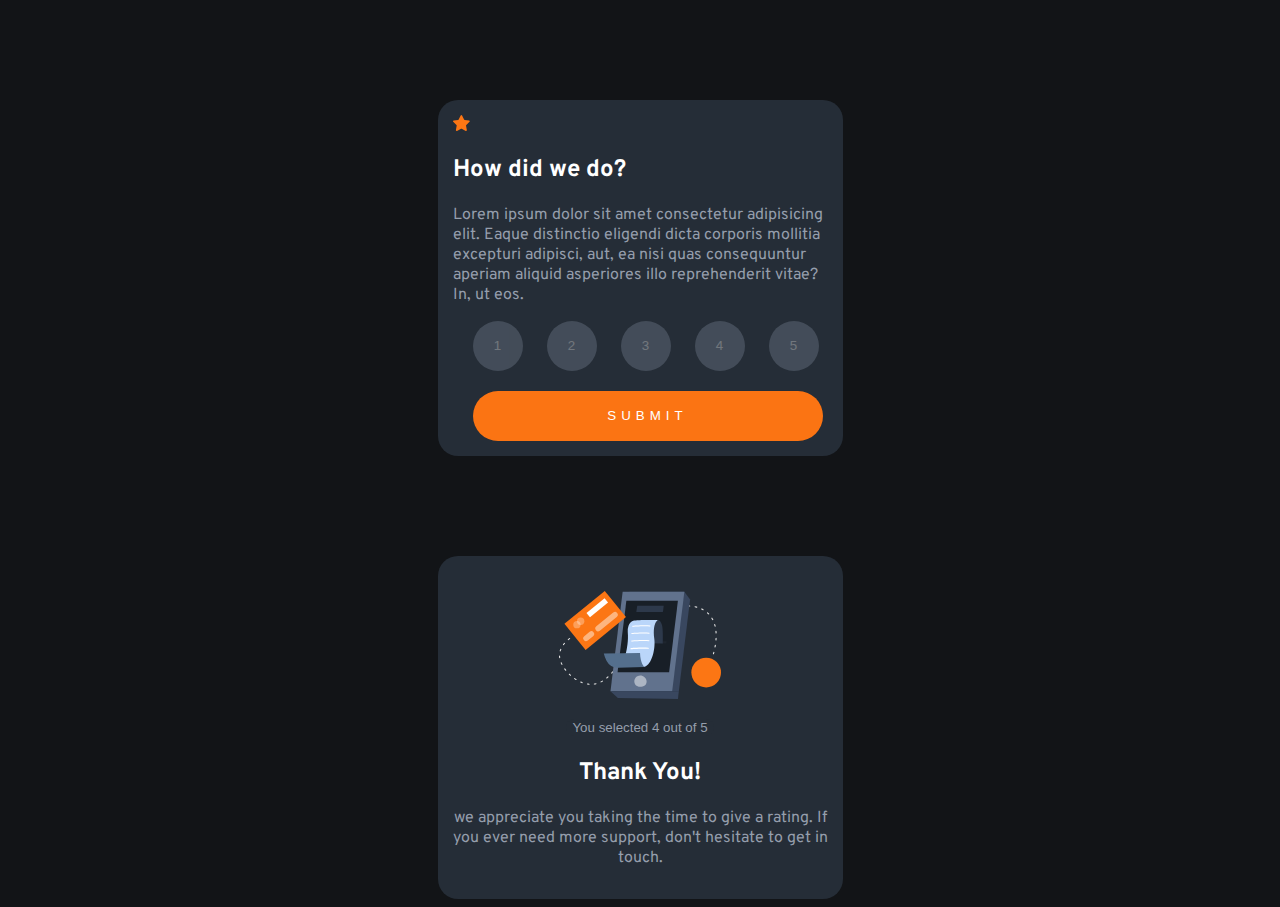
<file: interactive-rating-component-main/index.html>
<!DOCTYPE html>
<html lang="en">
  <head>
    <meta charset="UTF-8" />
    <meta name="viewport" content="width=device-width, initial-scale=1.0" />
    <!-- displays site properly based on user's device -->

    <link
      rel="icon"
      type="image/png"
      sizes="32x32"
      href="./images/favicon-32x32.png"
    />

    <title>Frontend Mentor | Interactive rating component</title>
    <link rel="stylesheet" href="style.css" />


   

    <!-- Feel free to remove these styles or customise in your own stylesheet 👍 -->
  </head>
  <body>
    <!-- Rating state start -->

    <div class="front">
      <div class="main">
        <div class="star">
          <img src="images/icon-star.svg" alt="" />
        </div>
        <h2>How did we do?</h2>
        <p>
          Lorem ipsum dolor sit amet consectetur adipisicing elit. Eaque
          distinctio eligendi dicta corporis mollitia excepturi adipisci, aut,
          ea nisi quas consequuntur aperiam aliquid asperiores illo
          reprehenderit vitae? In, ut eos.
        </p>

        <button >1</button>
        <button >2</button>
        <button >3</button>
        <button >4</button>
        <button >5</button>

       

        <div class="submit">
          <button>SUBMIT</button>
        </div>
      </div>
    </div>

    <div class="back">
      <img src="images/illustration-thank-you.svg" alt="">
      
      <button>You selected 4 out of 5</button>
      <h2>Thank You!</h2>
      <p>we appreciate you taking the time to give a rating. If you ever need more support, don't hesitate to get in touch.</p>
    </div>
  </body>
  <script src="app.js"></script>
</html>
</file>
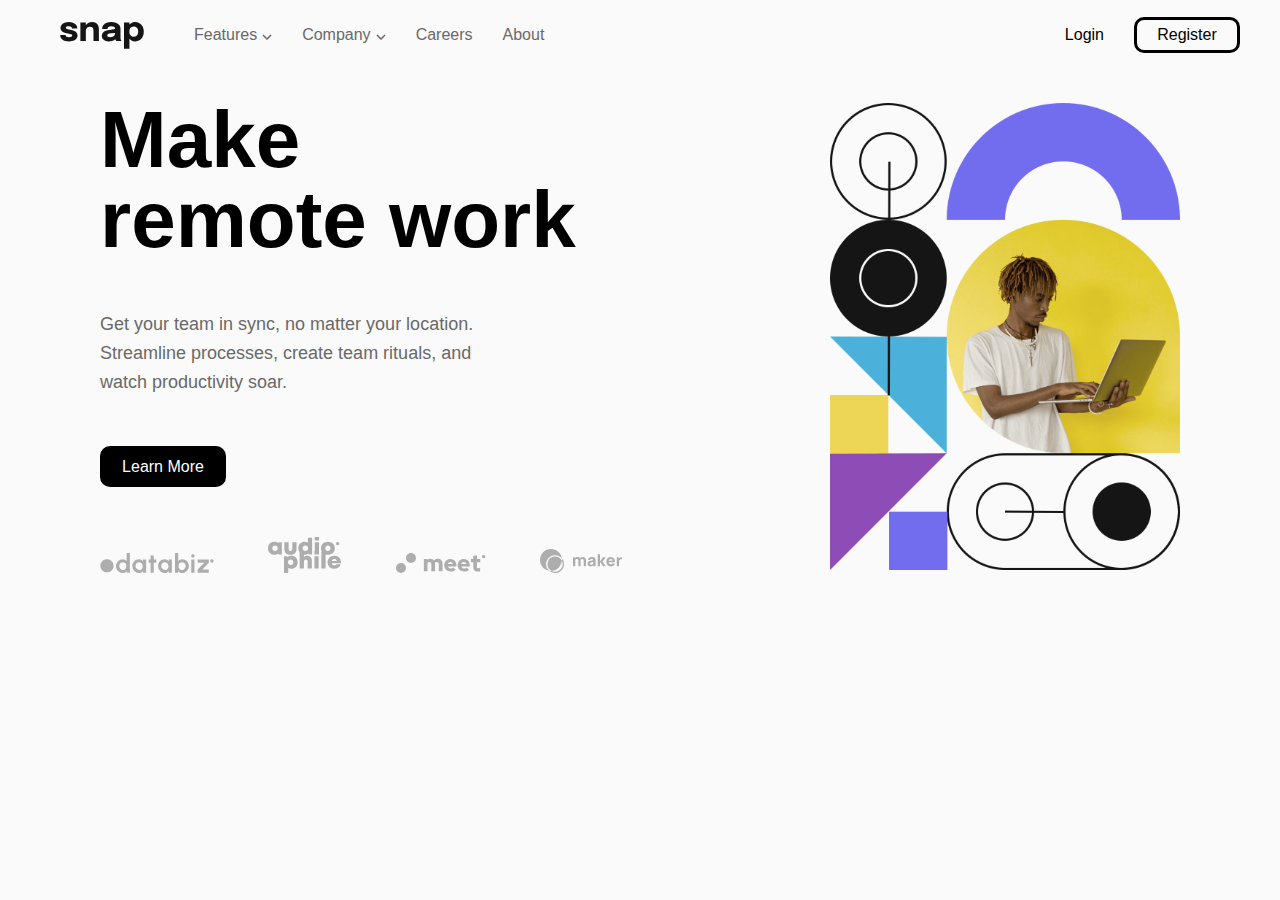
<file: intro-section-with-dropdown-navigation-main/index.html>
<!DOCTYPE html>
<html lang="en">
  <head>
    <meta charset="UTF-8" />
    <meta name="viewport" content="width=device-width, initial-scale=1.0" />
    <!-- displays site properly based on user's device -->
    <link
      rel="icon"
      type="image/png"
      sizes="32x32"
      href="./images/favicon-32x32.png"
    />
    <link rel="stylesheet" href="style.css" />
    <script src="app.js"></script>
    <title>Frontend Mentor | Intro section with dropdown navigation</title>
   
  </head>
  <body>
    <div class="header">
      <div class="menu">
        <img src="images/logo.svg" alt="" />
        
        <li id="drpfeatures" onclick="clickMe()">
          <a href="#" id="features" >Features</a>
          <div id="drpdown1">
            <a href="#" id="todolist">Todo list</a>
            <a href="#" id="calender">Calender</a>
            <a href="#" id="reminders">Reminders</a>
            <a href="#" id="planning">Planning</a>
          </div>
        </li>
        <li id="drpcompany" onclick="clickMe2()">
          <a href="#" id="company">Company</a>
          <div id="drpdown2">
            <a href="#" >History</a>
            <a href="#" >Our Team</a>
            <a href="#" >Blog</a>
          </div>
        </li>
        <li><a href="#" id="careeers">Careers</a></li>
        <li><a href="#" id="about">About</a></li>
      
      </div>

      <div class="auth">
        <div id="login"><a href="">Login</a></div>
        <div id="register"><a href="">Register</a></div>
      </div>
    </div>

    <div class="main">
      <!-- <div class="mobile-image">
        <img src="images/image-hero-mobile.png" alt="">
      </div> -->
      <div class="content">
        <h1>
          Make <br />
          remote work
        </h1>
        <p>
          Get your team in sync, no matter your location. <br />
          Streamline processes, create team rituals, and<br />
          watch productivity soar.
        </p>

        <div class="learn">
          <a href=""> Learn More</a>
        </div>
        <div class="sponsor">
          <img src="images/client-databiz.svg" alt="" />
          <img src="images/client-audiophile.svg" alt="" />
          <img src="images/client-meet.svg" alt="" />
          <img src="images/client-maker.svg" alt="" />
        </div>
      </div>
      <div class="image">
        <img src="images/image-hero-desktop.png" alt="" />
      </div>
    </div>
    
  </body>
  
</html>
</file>
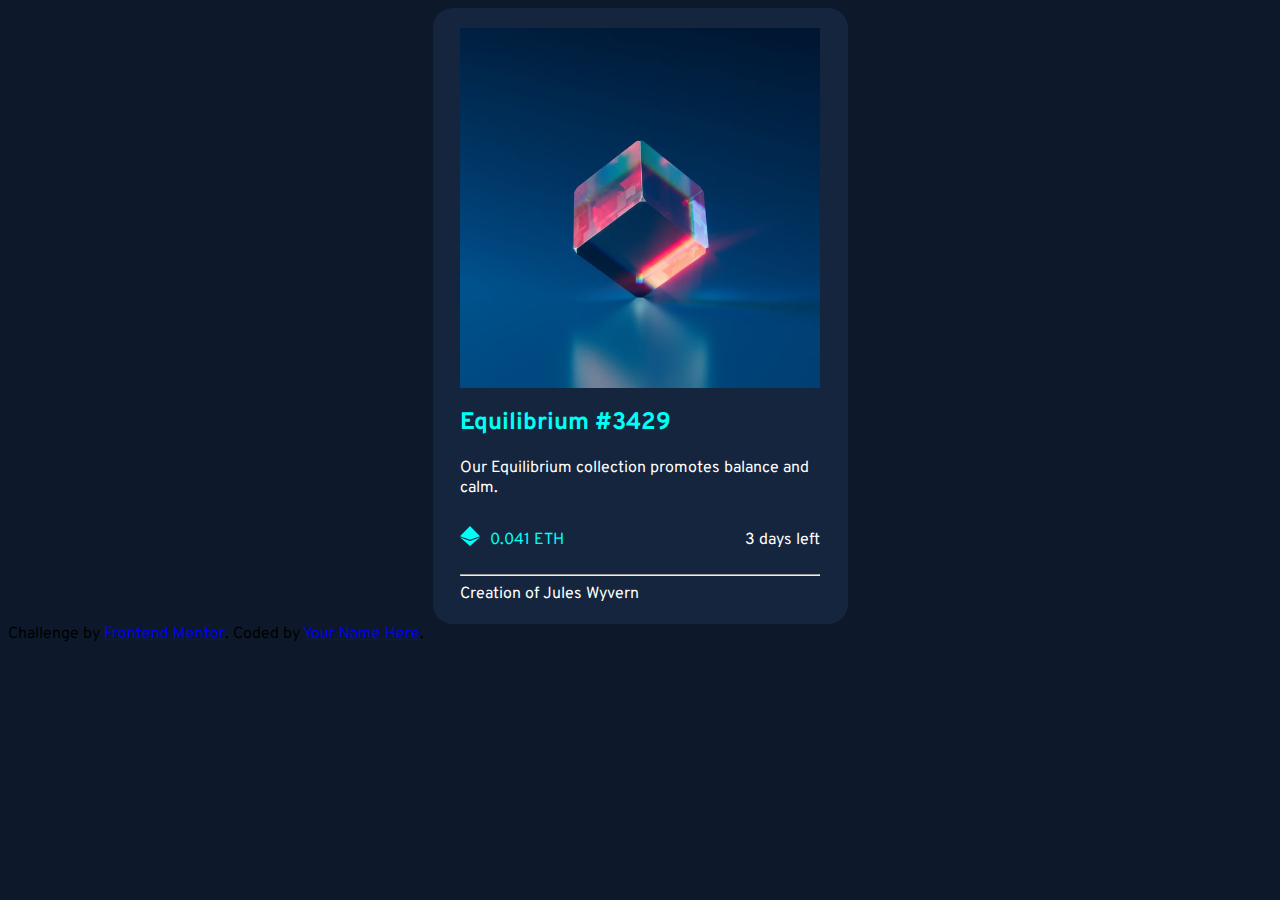
<file: nft-preview-card-component-main/index.html>
<!DOCTYPE html>
<html lang="en">
  <head>
    <meta charset="UTF-8" />
    <meta name="viewport" content="width=device-width, initial-scale=1.0" />
    <!-- displays site properly based on user's device -->

    <link
      rel="icon"
      type="image/png"
      sizes="32x32"
      href="./images/favicon-32x32.png"
    />
    <link rel="stylesheet" href="style.css" />

    <title>Frontend Mentor | NFT preview card component</title>

    <!-- Feel free to remove these styles or customise in your own stylesheet 👍 -->
    <!-- <style>
    .attribution { font-size: 11px; text-align: center; }
    .attribution a { color: hsl(228, 45%, 44%); }
  </style> -->
  </head>
  <body>
    <div class="card">
      <div class="content">
        <img src="images/image-equilibrium.jpg" alt="" />
        <h2>Equilibrium #3429</h2>

        <p>Our Equilibrium collection promotes balance and calm.</p>

        <div class="row">
          <div class="wrapper">
            <img src="images/icon-ethereum.svg" alt="" />
            <p>0.041 ETH</p>
          </div>
          <p>3 days left</p>
        </div>

        <hr />

        Creation of Jules Wyvern
      </div>
    </div>

    <div class="attribution">
      Challenge by
      <a href="https://www.frontendmentor.io?ref=challenge" target="_blank"
        >Frontend Mentor</a
      >. Coded by <a href="#">Your Name Here</a>.
    </div>
  </body>
</html>
</file>
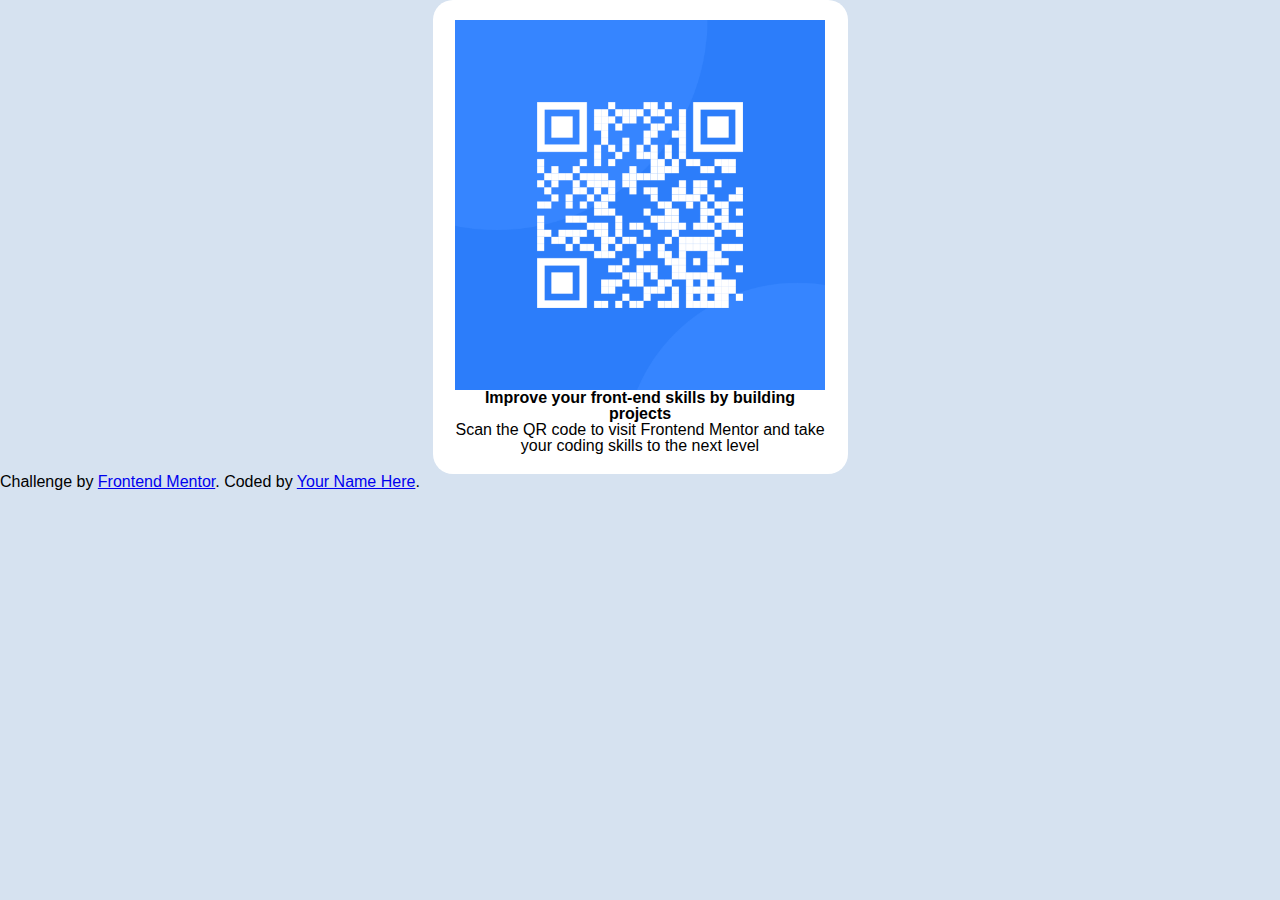
<file: qr-code-component-main/index.html>
<!DOCTYPE html>
<html lang="en">
  <head>
    <meta charset="UTF-8" />
    <meta name="viewport" content="width=device-width, initial-scale=1.0" />
    <!-- displays site properly based on user's device -->

    <link
      rel="icon"
      type="image/png"
      sizes="32x32"
      href="./images/favicon-32x32.png"
    />

    <title>Frontend Mentor | QR code component</title>

    
    <link rel="stylesheet" href="style.css" />
  </head>
  <body>
    <div class="qr-logo">
      <img src="images/image-qr-code.png" alt="" />
      <h2>Improve your front-end skills by building projects</h2>

      Scan the QR code to visit Frontend Mentor and take your coding skills to
      the next level
    </div>

    <div class="attribution">
      Challenge by
      <a href="https://www.frontendmentor.io?ref=challenge" target="_blank"
        >Frontend Mentor</a
      >. Coded by <a href="#">Your Name Here</a>.
    </div>
  </body>
</html>
</file>
<file: interactive-rating-component-main/style.css>
@import url('https://fonts.googleapis.com/css2?family=Overpass:wght@100&display=swap');


body{
    background-color: hsl(216, 12%, 8%);
    font-family: 'Overpass', sans-serif;
    


}

.star{
    border-radius: 100%;
    width: 20px;
    height: 20px;
    background-color: hsl(216, 12%, 54%);
    background-color: transparent;

    
}



h2{
    color:white;
}

p{
    color: hsl(217, 12%, 63%) ;
}

.front button{
    border-radius: 100%;
    width: 50px;
    height: 50px;
    margin-left: 20px;
    border: none;
    color: white;
    background-color: hsl(216, 12%, 54%);
    /* background:rgb(216, 12, 54, 0.2); */
    opacity: 0.35;
    
}

button:hover{
    color: white;
    background-color: hsl(25, 97%, 53%);
    opacity: 1;
    

}



.submit button{
    width: 350px;
    height: 50px;
    border-radius:50px;
    margin-top: 20px;
    letter-spacing: 5px;
    background-color:hsl(25, 97%, 53%);
    color: white;
    opacity:1;

}

.submit button:hover{
    background-color: white;
    color:hsl(25, 97%, 53%) ;
}






.front{
    width: 375px;
    background-color: hsl(213, 19%, 18%);
    margin-left: auto;
    margin-right: auto;
   margin-top: 100px;
    padding: 15px;
    border-radius: 20px;
}



.back{
    width: 375px;
    background-color: hsl(213, 19%, 18%);
    
   margin-top: 100px;
    padding: 15px;
    border-radius: 20px;
    margin-left: auto;
    margin-right: auto;
    display:block;
    text-align: center;
    /* display: none; */
}

.back img{
    margin-left: auto;
    margin-right: auto;
    display:block;
    margin-top: 20px;
}

.back button{
    border-radius: 10px;
    border: none;
    text-align: center;
    color:hsl(217, 12%, 63%)  ;
    background-color:hsl(213, 19%, 18%);
    margin-top: 20px;
}
</file>
<file: intro-section-with-dropdown-navigation-main/style.css>
html,
body,
div,
span,
applet,
object,
iframe,
h1,
h2,
h3,
h4,
h5,
h6,
p,
blockquote,
pre,
a,
abbr,
acronym,
address,
big,
cite,
code,
del,
dfn,
em,
img,
ins,
kbd,
q,
s,
samp,
small,
strike,
strong,
sub,
sup,
tt,
var,
b,
u,
i,
center,
dl,
dt,
dd,
ol,
ul,
li,
fieldset,
form,
label,
legend,
table,
caption,
tbody,
tfoot,
thead,
tr,
th,
td,
article,
aside,
canvas,
details,
embed,
figure,
figcaption,
footer,
header,
hgroup,
menu,
nav,
output,
ruby,
section,
summary,
time,
mark,
audio,
video {
	margin: 0;
	padding: 0;
	border: 0;
	font-size: 100%;
	font: inherit;
	vertical-align: baseline;
}

/* HTML5 display-role reset for older browsers */
article,
aside,
details,
figcaption,
figure,
footer,
header,
hgroup,
menu,
nav,
section {
	display: block;
}

body {
	line-height: 1;
}

ol,
ul {
	list-style: none;
}

blockquote,
q {
	quotes: none;
}

blockquote:before,
blockquote:after,
q:before,
q:after {
	content: '';
	content: none;
}

table {
	border-collapse: collapse;
	border-spacing: 0;
}


@import url('https://fonts.googleapis.com/css2?family=Overpass:wght@100&display=swap');


body {
	font-family: 'Overpass', sans-serif;
	background-color: hsl(0, 0%, 98%);
}

a {
	text-decoration: none;
	color: black;
}



/* HEADER CSS */


.header {
	display: flex;
	background-color: hsl(0, 0%, 98%);
	height: 50px;
	width: 100%;
	position: fixed;
	padding: 10px;
	align-items: center;
	justify-content: space-between;



}

.header .menu {
	display: flex;
	align-items: center;
	margin-left: 50px;
	list-style-type: none;
}

li {
	list-style-type: none;
}

.header .menu  li a {
	margin-right: 30px;
	color: hsl(0, 0%, 41%);
}

.header .menu  li a:hover {
	color: black;
}


#drpdown1 a {
	display: block;
	margin-bottom: 10px;
}

#drpdown1 {
	display: none;
	z-index: 1;
	position: absolute;
	padding: 10px;
	margin-left: -70px;
	margin-top: 20px;
	background-color: white;
	border-radius: 5px;
	box-shadow: 2px 2px 2px #ccc;

}

#drpdown2 a {
	display: block;
	margin-bottom: 10px;
}

#drpdown2 {
	display: none;
	z-index: 1;
	position: absolute;
	padding: 10px;
	/* margin-left: -70px; */
	margin-top: 20px;
	background-color: white;
	border-radius: 5px;
	box-shadow: 2px 2px 2px #ccc;

}







#todolist::before {
	content: url('images/icon-todo.svg');
	margin-right: 5px;
}

#calender::before {
	content: url('images/icon-calendar.svg');
	margin-right: 5px;
}

#reminders::before {
	content: url('images/icon-reminders.svg');
	margin-right: 5px;
}

#planning::before {
	content: url('images/icon-planning.svg');
	margin-right: 5px;
}

.header .auth {
	margin-right: 50px;
	display: flex;


}

.header .auth #login {
	margin-right: 30px;

	display: flex;
	align-items: center;
	justify-content: center;
	border-radius: 10px;
}

.header .auth #register {
	width: 100px;
	border: solid;
	height: 30px;
	display: flex;
	align-items: center;
	justify-content: center;
	border-radius: 10px;
}

.header .menu img {
	margin-right: 50px;
}


#features::after {
	content: url('images/icon-arrow-down.svg');
	margin-left: 5px;
}

#company::after {
	content: url('images/icon-arrow-down.svg');
	margin-left: 5px;

}

/* END HEADER CSS */


.main {
	display: flex;
	padding: 100px;
	align-items: center;

	/* margin-top: 50px; */
}

.main p {
	color: hsl(0, 0%, 41%);
}

.main .content {
	width: 700px;
	margin-right: 50px;
}

.main .content .learn {
	width: 120px;
	border: solid;
	height: 35px;
	display: flex;
	align-items: center;
	justify-content: center;
	border-radius: 10px;
	margin-top: 50px;
	background-color: black;
	
}

.main .content .learn a{
	color: white;
}

.main .content .learn:hover {
	background-color: white;
	
}

.main .content .learn a:hover{
	color: black;
}

.main .content .sponsor img {
	margin-right: 50px;
}

.main .content .sponsor {
	margin-top: 50px;
}

.main .content h1 {
	font-weight: 700;
	font-size: 80px;
}

.main .content p {
	margin-top: 50px;
	font-size: 18px;
	font-weight: 500;
	line-height: 1.6;

}

.main .image img {
	width: 350px;



}


/* breakPoint */


/* ukuran tablet */
@media screen and (max-width:576px) {
	.header{
		height:90px;
	}

	.header .menu li {
		display:none;
	}



	.header .auth{
		display: none;
	}

	

	
}
</file>
<file: nft-preview-card-component-main/style.css>
@import url('https://fonts.googleapis.com/css2?family=Overpass:wght@100&display=swap');



body{
    background-color:hsl(217, 54%, 11%) ;
    font-family: 'Overpass', sans-serif;
}

.card{
    width: 375px;
    background-color:hsl(216, 50%, 16%) ;
    margin-left: auto;
    margin-right: auto;
    padding: 20px;
    border-radius: 20px;
}

.card .content{
    margin-left: auto;
    margin-right: auto;
    width:360px;
    color: white;
}

.card .content img{
    width:360px;
    height: 360px;
    margin-left: auto;
    margin-right: auto;
    display:block;
}

.row{
    display:flex;
    justify-content: space-between;
    color: white;
}

.row .wrapper{
    display:flex;
}

.row .wrapper img{
    width:20px;
    height: 20px;
    margin-right: 10px;
    margin-top: 12px;
    
}



h2, .row .wrapper p{
    color:hsl(178, 100%, 50%);
}
</file>
<file: qr-code-component-main/style.css>
html, body, div, span, applet, object, iframe,
h1, h2, h3, h4, h5, h6, p, blockquote, pre,
a, abbr, acronym, address, big, cite, code,
del, dfn, em, img, ins, kbd, q, s, samp,
small, strike, strong, sub, sup, tt, var,
b, u, i, center,
dl, dt, dd, ol, ul, li,
fieldset, form, label, legend,
table, caption, tbody, tfoot, thead, tr, th, td,
article, aside, canvas, details, embed, 
figure, figcaption, footer, header, hgroup, 
menu, nav, output, ruby, section, summary,
time, mark, audio, video {
	margin: 0;
	padding: 0;
	border: 0;
	font-size: 100%;
	font: inherit;
	vertical-align: baseline;
}
/* HTML5 display-role reset for older browsers */
article, aside, details, figcaption, figure, 
footer, header, hgroup, menu, nav, section {
	display: block;
}
body {
	line-height: 1;
}
ol, ul {
	list-style: none;
}
blockquote, q {
	quotes: none;
}
blockquote:before, blockquote:after,
q:before, q:after {
	content: '';
	content: none;
}
table {
	border-collapse: collapse;
	border-spacing: 0;
}




@import url('https://fonts.googleapis.com/css2?family=Overpass:wght@100&display=swap');




body{
    background-color:hsl(212, 45%, 89%) ;
    font-family: 'Overpass', sans-serif;
}

.qr-logo{
    width: 375px;
    background-color: white;
    padding: 20px;
    margin-left: auto;
    margin-right: auto;
    border-radius: 20px;
    text-align: center;

}

.qr-logo img{
    width: 370px;
    height: 370px;
    margin-left: auto;
    margin-right: auto;
    display:block;


}

p{
    font-size: 15px;
    font-weight: 400;
}


h2{
    font-weight: 900;
}
</file>
